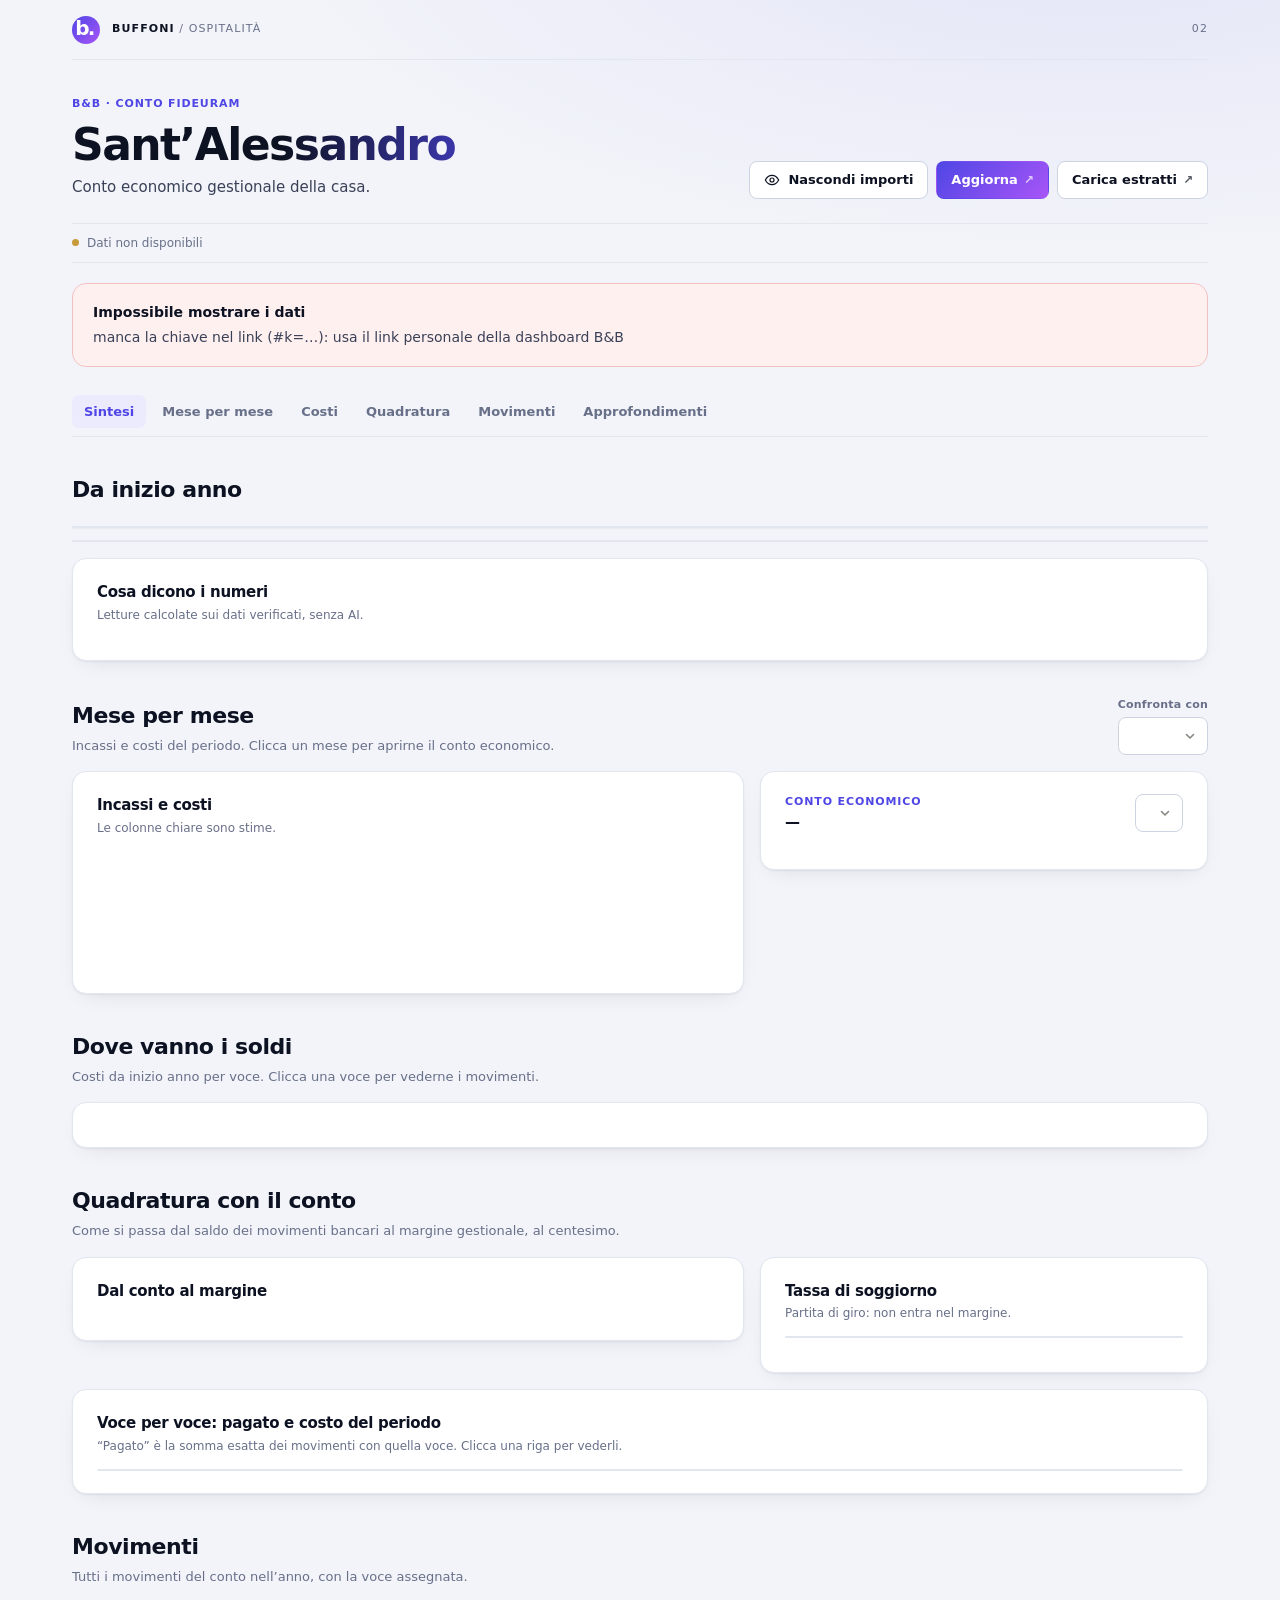
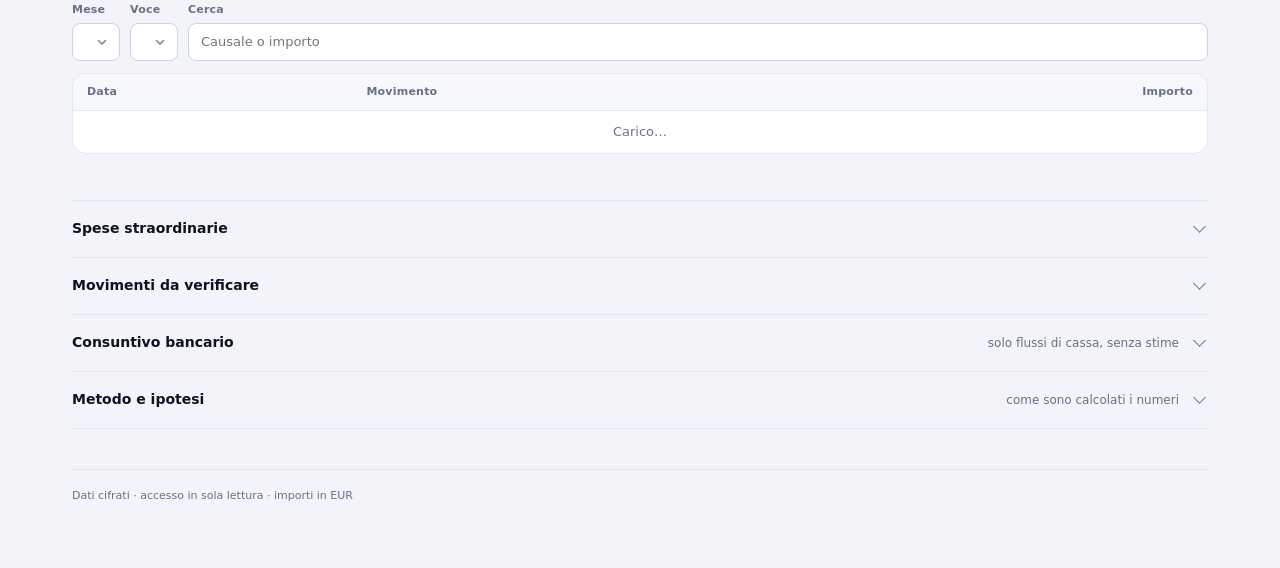
<file: bnb/index.html>
<!doctype html>
<html lang="it">
<head>
<meta charset="utf-8">
<meta name="viewport" content="width=device-width, initial-scale=1">
<meta name="referrer" content="no-referrer">
<meta http-equiv="Content-Security-Policy" content="default-src 'none'; script-src 'self'; style-src 'self'; img-src 'self'; connect-src 'self'; manifest-src 'self'; base-uri 'none'; form-action 'none'">
<meta name="robots" content="noindex, nofollow">
<meta name="color-scheme" content="light dark">
<meta name="theme-color" content="#f2f4f9" media="(prefers-color-scheme: light)">
<meta name="theme-color" content="#0a0c14" media="(prefers-color-scheme: dark)">
<title>B&amp;B Sant'Alessandro</title>
<link rel="stylesheet" href="../style.css">
<link rel="icon" href="icon.svg" type="image/svg+xml">
<link rel="apple-touch-icon" href="icon.svg">
</head>
<body class="bnb">
<main>
  <div class="brand-strip"><span class="brand-mark" aria-hidden="true">b.</span><span>BUFFONI<span class="brand-light"> / OSPITALITÀ</span></span><span class="brand-end">02</span></div>
  <header class="top">
    <div>
      <div class="eyebrow">B&amp;B · Conto Fideuram</div>
      <h1>Sant’Alessandro</h1>
      <p class="sub" id="subtitle">Conto economico gestionale della casa.</p>
    </div>
    <div class="actions">
      <button type="button" id="maskBtn" class="button icon-btn" aria-pressed="false"><svg class="eye" viewBox="0 0 24 24" aria-hidden="true"><path d="M2 12s3.6-7 10-7 10 7 10 7-3.6 7-10 7S2 12 2 12z"/><circle cx="12" cy="12" r="3"/></svg><svg class="eye-off" viewBox="0 0 24 24" aria-hidden="true"><path d="M3 3l18 18"/><path d="M10.6 5.1A10.4 10.4 0 0 1 12 5c6.4 0 10 7 10 7a17 17 0 0 1-3.2 4.1M6.6 6.6C3.8 8.4 2 12 2 12s3.6 7 10 7a9.8 9.8 0 0 0 5.4-1.6"/><path d="M9.9 9.9a3 3 0 0 0 4.2 4.2"/></svg><span>Nascondi importi</span></button>
      <a class="button primary ext" href="https://github.com/leonardobuffoni/ca-aggregator/actions/workflows/daily.yml" target="_blank" rel="noopener noreferrer" title="Apre GitHub: premi Run workflow">Aggiorna</a>
      <a class="button ext" href="https://github.com/leonardobuffoni/ca-aggregator/actions/workflows/import.yml" target="_blank" rel="noopener noreferrer">Carica estratti</a>
    </div>
  </header>

  <div class="sync-strip">
    <div><span id="dot" class="dot"></span><span id="syncText">Carico…</span></div>
    <span id="consent"></span>
    <p id="refreshSchedule" class="hidden"></p>
  </div>
  <div id="serviceAlerts" aria-live="polite"></div>
  <div id="fatal" class="fatal hidden" role="alert"></div>

  <nav class="tabs" aria-label="Sezioni">
    <a href="#sintesi" class="on">Sintesi</a><a href="#mesi">Mese per mese</a><a href="#costi">Costi</a><a href="#quadratura">Quadratura</a><a href="#movimenti">Movimenti</a><a href="#approfondimenti">Approfondimenti</a>
  </nav>

  <section class="section" id="sintesi">
    <div class="section-head"><div><h2 id="ytdTitle">Da inizio anno</h2><p id="ytdSub"></p></div></div>
    <div id="kpis" class="kpis"></div>
    <dl id="facts" class="facts"></dl>
    <div class="panel mt16">
      <div class="panel-head"><div><h3>Cosa dicono i numeri</h3><p>Letture calcolate sui dati verificati, senza AI.</p></div></div>
      <ul id="reading" class="insights"></ul>
    </div>
  </section>

  <section class="section" id="mesi">
    <div class="section-head"><div><h2>Mese per mese</h2><p>Incassi e costi del periodo. Clicca un mese per aprirne il conto economico.</p></div><label class="field"><span>Confronta con</span><select id="cmpYear"></select></label></div>
    <div class="grid two">
      <div class="panel">
        <div class="panel-head"><div><h3 id="chartTitle">Incassi e costi</h3><p>Le colonne chiare sono stime.</p></div><div id="chartLegend"></div></div>
        <div id="monthChart" class="chart"></div>
      </div>
      <div class="panel">
        <div class="panel-head"><div><div class="eyebrow" id="monthKind">Conto economico</div><h3 id="monthTitle">—</h3></div><select id="monthSelect" aria-label="Mese"></select></div>
        <div id="monthDetail"></div>
      </div>
    </div>
  </section>

  <section class="section" id="costi">
    <div class="section-head"><div><h2>Dove vanno i soldi</h2><p id="costsSub">Costi da inizio anno per voce. Clicca una voce per vederne i movimenti.</p></div></div>
    <div class="panel"><div id="composition" class="ranks"></div></div>
  </section>

  <section class="section" id="quadratura">
    <div class="section-head"><div><h2>Quadratura con il conto</h2><p>Come si passa dal saldo dei movimenti bancari al margine gestionale, al centesimo.</p></div><span id="reconCheck"></span></div>
    <div class="grid two">
      <div class="panel"><div class="panel-head"><div><h3>Dal conto al margine</h3><p id="bridgeSub"></p></div></div><table class="bridge" id="bridge"></table></div>
      <div class="panel"><div class="panel-head"><div><h3>Tassa di soggiorno</h3><p>Partita di giro: non entra nel margine.</p></div></div><dl id="taxFacts" class="facts"></dl><p class="note mt12" id="taxNote"></p></div>
    </div>
    <div class="panel mt16"><div class="panel-head"><div><h3>Voce per voce: pagato e costo del periodo</h3><p>“Pagato” è la somma esatta dei movimenti con quella voce. Clicca una riga per vederli.</p></div></div>
      <div class="table-wrap"><table class="data recon" id="reconTable"></table></div></div>
  </section>

  <section class="section" id="movimenti">
    <div class="section-head"><div><h2>Movimenti</h2><p>Tutti i movimenti del conto nell’anno, con la voce assegnata.</p></div></div>
    <div class="toolbar mb12">
      <label class="field"><span>Mese</span><select id="fMonth"></select></label>
      <label class="field"><span>Voce</span><select id="fLine"></select></label>
      <label class="field grow"><span>Cerca</span><input id="fText" type="search" placeholder="Causale o importo"></label>
    </div>
    <div class="table-wrap">
      <table class="data">
        <thead><tr><th>Data</th><th>Movimento</th><th class="amt">Importo</th></tr></thead>
        <tbody id="txRows"><tr><td colspan="3" class="empty">Carico…</td></tr></tbody>
        <tfoot id="txFoot"></tfoot>
      </table>
    </div>
    <div class="table-foot"><span id="txCount"></span><button id="txMore" class="hidden" type="button">Mostra altri</button></div>
  </section>

  <section class="more" id="approfondimenti">
    <details class="disc"><summary><span>Spese straordinarie</span><small id="extraMeta"></small></summary>
      <div class="disc-body">
        <p class="note">Causali esplicite e categorie verificate nell’Excel storico. Escluse dalla media e dalla previsione ordinaria, incluse nel risultato al momento del pagamento. Mutuo, utenze, pulizie e imposte periodiche restano ordinari. <a target="_blank" rel="noopener noreferrer" href="https://github.com/leonardobuffoni/ca-aggregator/edit/main/config/regole.json">Correggi le regole su GitHub ↗</a></p>
        <div id="extraList" class="list mt12"></div>
      </div>
    </details>
    <details class="disc"><summary><span>Movimenti da verificare</span><small id="checkMeta"></small></summary>
      <div class="disc-body"><p class="note">Spese già incluse nel risultato, ma finite in “Altre spese” o “Prelievi”. Scegli la voce giusta (o lasciale come sono) e premi <b>Salva etichette</b> in basso.</p><div id="checkList" class="list mt12"></div></div>
    </details>
    <details class="disc"><summary><span>Consuntivo bancario</span><small>solo flussi di cassa, senza stime</small></summary>
      <div class="disc-body">
        <dl id="bankFacts" class="facts mb12"></dl>
        <div class="table-wrap"><table class="data"><thead id="bankHead"></thead><tbody id="bankRows"></tbody><tfoot id="bankFoot"></tfoot></table></div>
        <p class="note mt12">Giroconti e versamenti tra soci sono esclusi: non sono ricavi né spese.</p>
      </div>
    </details>
    <details class="disc"><summary><span>Metodo e ipotesi</span><small>come sono calcolati i numeri</small></summary>
      <div class="disc-body" id="method"></div>
    </details>
  </section>
  <div id="tagBar" class="tag-bar hidden" role="region" aria-label="Etichette da salvare">
    <div class="tag-bar-in"><span id="tagCount"></span><button type="button" id="tagReset">Annulla</button><button type="button" id="tagSave" class="button primary">Salva etichette</button></div>
    <div id="tagHelp" class="tag-help hidden"></div>
  </div>
  <p class="footer">Dati cifrati · accesso in sola lettura · importi in EUR</p>
</main>
<script src="../status.js"></script>
<script src="../ui.js"></script>
<script src="app.js"></script>
</body>
</html>
</file>
<file: style.css>
/* Shared design system for both dashboards: one set of tokens, light and dark. */
:root{
  color-scheme:light;
  --bg:#f2f4f9;--surface:#ffffff;--surface-2:#f7f8fc;--sunken:#eaedf5;
  --ink:#0d1222;--ink-2:#3a4157;--muted:#687089;--faint:#a0a7bb;
  --line:#e2e6ef;--line-strong:#cdd3e1;--grid:#edf0f6;
  --accent:#4f46e5;--accent-2:#a855f7;--accent-soft:#ecebfe;
  --pos:#0b8a5f;--neg:#d93f45;--warn:#8a5a00;--warn-bg:#fff6e0;--warn-line:#f0d595;--err-bg:#fff0f0;--err-line:#f3c0c2;
  --c-in:#4f6bff;--c-out:#f2672e;--c-extra:#a855f7;--c-prev:#0d1222;--c-cat:#4f6bff;
  --lead:#0d1222;--lead-ink:#ffffff;--lead-glow:#4f46e5;--lead-glow-2:#a855f7;--lead-accent:#b6f45a;
  --radius:14px;--radius-sm:8px;
  --shadow:0 1px 2px #0d12220d,0 8px 24px -12px #0d122224;
  --font:-apple-system,BlinkMacSystemFont,"Segoe UI Variable Text","Segoe UI",system-ui,Roboto,"Helvetica Neue",Arial,sans-serif;
}
@media (prefers-color-scheme:dark){:root:not([data-theme="light"]){
  color-scheme:dark;
  --bg:#0a0c14;--surface:#121522;--surface-2:#161a29;--sunken:#1c2132;
  --ink:#eef0f8;--ink-2:#c2c7d9;--muted:#8a91a8;--faint:#596078;
  --line:#232838;--line-strong:#30374b;--grid:#1c2131;
  --accent:#8b85ff;--accent-2:#c084fc;--accent-soft:#22224a;
  --pos:#3ddc97;--neg:#ff6b6e;--warn:#f0c46a;--warn-bg:#272011;--warn-line:#4d3f20;--err-bg:#2a1418;--err-line:#5a2830;
  --c-in:#5571ff;--c-out:#e2602b;--c-extra:#a35cf0;--c-prev:#eef0f8;--c-cat:#5571ff;
  --lead:#171b33;--lead-ink:#ffffff;--lead-glow:#4f46e5;--lead-glow-2:#a855f7;--lead-accent:#b6f45a;--shadow:none;
}}
:root[data-theme="dark"]{color-scheme:dark;--bg:#0a0c14;--surface:#121522;--surface-2:#161a29;--sunken:#1c2132;--ink:#eef0f8;--ink-2:#c2c7d9;--muted:#8a91a8;--faint:#596078;--line:#232838;--line-strong:#30374b;--grid:#1c2131;--accent:#8b85ff;--accent-2:#c084fc;--accent-soft:#22224a;--pos:#3ddc97;--neg:#ff6b6e;--warn:#f0c46a;--warn-bg:#272011;--warn-line:#4d3f20;--err-bg:#2a1418;--err-line:#5a2830;--c-in:#5571ff;--c-out:#e2602b;--c-extra:#a35cf0;--c-prev:#eef0f8;--c-cat:#5571ff;--lead:#171b33;--lead-ink:#ffffff;--lead-glow:#4f46e5;--lead-glow-2:#a855f7;--lead-accent:#b6f45a;--shadow:none;}

*{box-sizing:border-box}
html{-webkit-text-size-adjust:100%;scroll-padding-top:72px}
body{margin:0;background:var(--bg);color:var(--ink);font:14px/1.5 var(--font);font-synthesis:none;-webkit-font-smoothing:antialiased;text-rendering:optimizeLegibility}
main{max-width:1200px;margin:0 auto;padding:0 32px 64px}
a{color:var(--accent);text-underline-offset:2px}
h1,h2,h3{margin:0;font-weight:600;letter-spacing:-.02em}
p{margin:0}
.hidden{display:none!important}
.num,.kpi-value,.rb-value,td.amt,.tip b{font-variant-numeric:tabular-nums}
:focus-visible{outline:2px solid var(--accent);outline-offset:2px;border-radius:4px}

/* Brand + header */
.brand-strip{height:60px;display:flex;align-items:center;gap:12px;border-bottom:1px solid var(--line);font-size:11px;font-weight:700;letter-spacing:.1em}
.brand-mark{display:grid;place-items:center;width:28px;height:28px;border-radius:50%;background:var(--ink);color:var(--bg);font-size:20px;letter-spacing:-.08em;padding:0 3px 3px 0;line-height:1}
.brand-light{font-weight:400;color:var(--muted)}
.brand-end{margin-left:auto;color:var(--muted);font-weight:500}
.top{display:flex;align-items:flex-end;justify-content:space-between;gap:24px;padding:36px 0 24px}
.eyebrow{font-size:11px;font-weight:650;letter-spacing:.08em;text-transform:uppercase;color:var(--muted)}
h1{font-size:clamp(30px,4.2vw,44px);line-height:1.08;letter-spacing:-.035em;margin-top:8px}
.sub{color:var(--ink-2);margin-top:8px;font-size:15px}
.actions{display:flex;gap:8px;flex-wrap:wrap;flex-shrink:0}

/* Controls */
.button,button{display:inline-flex;align-items:center;justify-content:center;gap:6px;min-height:38px;padding:0 14px;border:1px solid var(--line-strong);border-radius:var(--radius-sm);background:var(--surface);color:var(--ink);font:inherit;font-size:13px;font-weight:550;text-decoration:none;cursor:pointer;white-space:nowrap;transition:background-color .12s,border-color .12s}
.button:hover,button:hover{background:var(--surface-2);border-color:var(--faint)}
.button.primary{background:var(--ink);border-color:var(--ink);color:var(--bg)}
.button.primary:hover{opacity:.9;background:var(--ink)}
button:disabled{opacity:.5;cursor:default}
.ext::after{content:"↗";font-size:12px;opacity:.7}
select,input{font:inherit;font-size:13px;color:var(--ink);background:var(--surface);border:1px solid var(--line-strong);border-radius:var(--radius-sm);min-height:38px;padding:0 12px;max-width:100%;transition:border-color .12s}
select{appearance:none;-webkit-appearance:none;padding-right:34px;background-image:url(chevron.svg);background-repeat:no-repeat;background-position:right 11px center;background-size:12px;cursor:pointer;text-overflow:ellipsis}
select:hover,input:hover{border-color:var(--faint)}
select::-ms-expand{display:none}
input[type=search]{flex:1 1 240px;min-width:0}
.field input,.field select{flex:none}
.field{display:flex;flex-direction:column;gap:4px;min-width:0}
.field>span{font-size:11px;font-weight:600;color:var(--muted);letter-spacing:.02em}
.toolbar{display:flex;flex-wrap:wrap;align-items:flex-end;gap:10px}
.seg{display:inline-flex;padding:3px;background:var(--sunken);border-radius:8px;gap:2px}
.seg button{min-height:30px;border:0;background:transparent;border-radius:6px;padding:0 12px;font-size:12px;color:var(--ink-2)}
.seg button[aria-pressed="true"]{background:var(--surface);color:var(--ink);box-shadow:0 1px 2px #0000001a}

/* Status strip and alerts */
.sync-strip{display:flex;flex-wrap:wrap;align-items:center;justify-content:space-between;gap:4px 16px;padding:10px 0;border-top:1px solid var(--line);border-bottom:1px solid var(--line);font-size:12px;color:var(--muted)}
.sync-strip p{font-size:11px}
.dot{display:inline-block;width:7px;height:7px;border-radius:50%;background:#c79a3a;margin-right:8px;vertical-align:1px}
.dot.ok{background:#3fa463}
#serviceAlerts{display:grid;gap:10px;margin:16px 0}
#serviceAlerts:empty{display:none}
.service-alert{padding:16px 18px;background:var(--warn-bg);border:1px solid var(--warn-line);border-radius:var(--radius)}
.service-alert.error{background:var(--err-bg);border-color:var(--err-line)}
.service-title{display:block;font-size:15px;margin-top:2px}
.service-alert p{font-size:13px;color:var(--ink-2);margin:6px 0 12px;max-width:80ch}
.service-alert .button{min-height:34px;font-size:12px}
.fatal{margin:20px 0;padding:18px 20px;border-radius:var(--radius);background:var(--err-bg);border:1px solid var(--err-line)}
.fatal p{color:var(--ink-2);margin-top:4px}

/* Section nav */
.tabs{position:sticky;top:0;z-index:20;display:flex;gap:4px;margin:0;padding:8px 0;background:color-mix(in srgb,var(--bg) 88%,transparent);-webkit-backdrop-filter:blur(10px);backdrop-filter:blur(10px);border-bottom:1px solid var(--line);overflow-x:auto;scrollbar-width:none}
.tabs::-webkit-scrollbar{display:none}
.tabs a{flex-shrink:0;padding:7px 12px;border-radius:7px;font-size:13px;font-weight:550;color:var(--muted);text-decoration:none}
.tabs a:hover{color:var(--ink);background:var(--sunken)}
.tabs a.on{color:var(--ink);background:var(--surface);box-shadow:inset 0 0 0 1px var(--line)}

/* Sections & panels */
.section{padding-top:36px}
.section-head{display:flex;align-items:flex-end;justify-content:space-between;gap:16px;flex-wrap:wrap;margin-bottom:16px}
.section-head h2{font-size:22px}
.section-head p{color:var(--muted);font-size:13px;margin-top:4px;max-width:70ch}
.panel{background:var(--surface);border:1px solid var(--line);border-radius:var(--radius);padding:22px 24px;box-shadow:var(--shadow);min-width:0}
.panel+.panel{margin-top:16px}
.panel-head{display:flex;align-items:flex-start;justify-content:space-between;gap:12px;flex-wrap:wrap;margin-bottom:14px}
.panel-head h3{font-size:15px}
.panel-head p{font-size:12px;color:var(--muted);margin-top:2px}
.grid{display:grid;gap:16px}
.grid.two{grid-template-columns:minmax(0,1.5fr) minmax(0,1fr);align-items:start}
.grid.half{grid-template-columns:repeat(2,minmax(0,1fr))}

/* KPIs */
.kpis{display:grid;grid-template-columns:repeat(4,minmax(0,1fr));background:var(--surface);border:1px solid var(--line);border-radius:var(--radius);box-shadow:var(--shadow);overflow:hidden}
.kpi{padding:20px 22px;border-left:1px solid var(--line);min-width:0}
.kpi:first-child{border-left:0}
.kpi-lead{background:var(--lead);color:var(--lead-ink)}
.kpi-label{font-size:12px;font-weight:600;color:var(--ink-2)}
.kpi-lead .kpi-label,.kpi-lead .kpi-foot,.kpi-lead .kpi-delta{color:inherit;opacity:.78}
.kpi-value{font-size:clamp(24px,2.6vw,32px);font-weight:600;letter-spacing:-.03em;line-height:1.1;margin:12px 0 8px;white-space:nowrap}
.kpi-delta{font-size:12px;font-weight:600;color:var(--muted)}
.kpi-foot{font-size:12px;color:var(--muted);margin-top:4px;line-height:1.45}
.facts{display:grid;grid-template-columns:repeat(auto-fit,minmax(150px,1fr));gap:1px;background:var(--line);border:1px solid var(--line);border-radius:var(--radius);overflow:hidden;margin:12px 0 0}
.fact{background:var(--surface-2);padding:14px 18px;min-width:0}
.fact dt{font-size:11px;color:var(--muted);font-weight:600}
.fact dd{margin:4px 0 0;font-size:16px;font-weight:600;font-variant-numeric:tabular-nums;white-space:nowrap;overflow:hidden;text-overflow:ellipsis}
.fact dd small{font-size:12px;font-weight:500;color:var(--muted);margin-left:4px}
.pos{color:var(--pos)}.neg{color:var(--neg)}
.kpi-lead .pos,.kpi-lead .neg{color:inherit}

/* Insights */
.insights{display:grid;gap:0;margin:0;padding:0;list-style:none}
.insights li{position:relative;padding:11px 0 11px 20px;border-top:1px solid var(--line);font-size:13px;line-height:1.55;color:var(--ink-2)}
.insights li:first-child{border-top:0;padding-top:0}
.insights li:first-child::before{top:6px}
.insights li::before{content:"";position:absolute;left:2px;top:17px;width:8px;height:8px;border-radius:50%;background:var(--faint)}
.insights li.good::before{background:var(--pos)}
.insights li.bad::before{background:var(--neg)}
.insights li.warn::before{background:#d39b26}
.insights b{color:var(--ink);font-weight:600}
.note{font-size:12px;color:var(--muted);line-height:1.6}
.note+.note{margin-top:8px}
.meter{position:relative;height:8px;border-radius:4px;background:var(--sunken);margin:10px 0 6px}
.meter i{display:block;height:100%;border-radius:4px;background:var(--c-out)}
.meter b{position:absolute;top:-4px;bottom:-4px;width:2px;background:var(--ink);border-radius:1px}
.meter-legend{display:flex;justify-content:space-between;gap:8px;font-size:11px;color:var(--muted)}

/* Charts */
.chart{position:relative;min-height:120px}
.cc{display:block;overflow:visible;font-family:var(--font)}
.cc .grid{stroke:var(--grid);stroke-width:1}
.cc .axis{stroke:var(--line-strong);stroke-width:1}
.cc .tick{fill:var(--muted);font-size:10px}
.cc .tick.strong{font-weight:600;fill:var(--ink-2)}
.cc .xl{fill:var(--muted);font-size:11px}
.cc .xl.on{fill:var(--ink);font-weight:700}
.cc .sv{font-size:10.5px;font-weight:600;fill:var(--ink-2);font-variant-numeric:tabular-nums}
.cc .sv.pos{fill:var(--pos)}.cc .sv.neg{fill:var(--neg)}
.cc .sv.est{opacity:.6}
.cc .bar.in{fill:var(--c-in)}.cc .bar.out{fill:var(--c-out)}.cc .bar.extra{fill:var(--c-extra)}.cc .bar.cat{fill:var(--c-cat)}
.cc .bar.est{opacity:.38}
.cc .mark{stroke:var(--c-prev);stroke-width:2;stroke-linecap:round}
.cc .hit{fill:transparent}
.cc .sel-bg{fill:var(--sunken)}
.cc .col{outline:none}
.cc .col[role=button]{cursor:pointer}
.cc .col[role=button]:hover .xl{fill:var(--ink)}
.cc .col:focus-visible .xl{text-decoration:underline}
.legend{display:flex;flex-wrap:wrap;gap:6px 16px;font-size:12px;color:var(--ink-2)}
.legend span{display:inline-flex;align-items:center;gap:6px}
.sw{display:inline-block;width:10px;height:10px;border-radius:3px;flex-shrink:0;background:var(--faint)}
.sw.in{background:var(--c-in)}.sw.out{background:var(--c-out)}.sw.extra{background:var(--c-extra)}.sw.cat{background:var(--c-cat)}
.sw.est{background:color-mix(in srgb,var(--c-in) 38%,transparent)}
.sw.prev{height:2px;width:12px;border-radius:1px;background:var(--c-prev)}
.sw.none{display:none}
.tip{position:absolute;z-index:5;pointer-events:none;min-width:190px;max-width:270px;padding:10px 12px;background:#1b1c1a;color:#f5f5f1;border-radius:8px;font-size:12px;box-shadow:0 8px 24px #0000002e;opacity:0;transform:translateY(4px);transition:opacity .12s,transform .12s}
.tip.on{opacity:1;transform:none}
.tip-title{font-weight:700;margin-bottom:6px}
.tip-row{display:flex;align-items:center;gap:7px;padding:1px 0}
.tip-row span{opacity:.8;flex:1}
.tip-row b{font-weight:600;margin-left:12px}
.tip-row.strong{border-top:1px solid #ffffff2a;margin-top:4px;padding-top:5px}
.tip-row.strong span{opacity:1;font-weight:600}
.chart-foot{display:flex;justify-content:space-between;align-items:center;gap:12px;flex-wrap:wrap;margin-top:12px;font-size:12px;color:var(--muted)}

/* Ranked bars (drill-down rows) */
.ranks{display:grid}
.rb{display:grid;grid-template-columns:minmax(0,1fr) auto 14px;grid-template-areas:"label value go" "track track go" "meta meta go";column-gap:12px;row-gap:5px;align-items:center;padding:11px 0;border:0;border-top:1px solid var(--line);border-radius:0;text-align:left;width:100%;min-height:0;background:none;font-weight:400;white-space:normal;color:var(--ink)}
.ranks>.rb:first-child{border-top:0}
.rb-btn{cursor:pointer;padding:11px 8px;margin:0 -8px;width:calc(100% + 16px);border-radius:6px}
.rb-btn:hover{background:var(--surface-2);border-color:var(--line)}
.rb-label{grid-area:label;display:flex;align-items:center;gap:8px;min-width:0;font-size:13px;font-weight:550}
.rb-name{overflow:hidden;text-overflow:ellipsis;white-space:nowrap}
.rb-name::first-letter{text-transform:uppercase}
.rb-value{grid-area:value;font-size:13px;font-weight:600;text-align:right}
.rb-track{grid-area:track;height:6px;border-radius:3px;background:var(--sunken);overflow:hidden}
.rb-fill{display:block;height:100%;border-radius:3px;background:var(--c-out)}
.rb-fill.in{background:var(--c-in)}.rb-fill.extra{background:var(--c-extra)}
.rb-meta{grid-area:meta;display:flex;flex-wrap:wrap;gap:4px 12px;font-size:11.5px;color:var(--muted)}
.rb-meta .pos,.rb-meta .neg{font-weight:600}
.rb-go{grid-area:go;width:7px;height:7px;border-right:1.6px solid var(--faint);border-top:1.6px solid var(--faint);transform:rotate(45deg);justify-self:start}
.rb-btn:hover .rb-go{border-color:var(--ink)}

/* Breadcrumb */
.crumbs{display:flex;flex-wrap:wrap;align-items:center;gap:2px;font-size:13px;margin:-4px 0 14px}
.crumbs button{min-height:28px;padding:0 8px;border:0;background:none;color:var(--accent);font-weight:550}
.crumbs button:hover{background:var(--accent-soft)}
.crumbs span{padding:0 8px;font-weight:650}
.crumbs span::first-letter{text-transform:uppercase}
.crumbs i{width:6px;height:6px;border-right:1.5px solid var(--faint);border-top:1.5px solid var(--faint);transform:rotate(45deg);margin:0 4px}

/* Tags */
.tag{display:inline-flex;align-items:center;height:20px;padding:0 7px;border-radius:4px;background:var(--sunken);color:var(--ink-2);font-size:11px;font-weight:550;white-space:nowrap;letter-spacing:0}
.tag.est{background:var(--accent-soft);color:var(--accent)}
.tag.extra{background:color-mix(in srgb,var(--c-extra) 14%,transparent);color:var(--c-extra)}
.tag.warn{background:var(--warn-bg);color:var(--warn)}
.tag.ok{background:color-mix(in srgb,var(--pos) 13%,transparent);color:var(--pos)}

/* P&L statement */
.pl{width:100%;border-collapse:collapse;font-size:13px}
.pl td{padding:9px 0;border-top:1px solid var(--line);vertical-align:top}
.pl td.amt{text-align:right;white-space:nowrap;font-weight:550;padding-left:12px}
.pl td small{display:block;font-size:11px;color:var(--muted);margin-top:1px}
.pl tr:first-child td{border-top:0}
.pl tr.sub td{font-weight:650}
.pl tr.sum td{border-top:1.5px solid var(--ink);font-weight:700;font-size:15px;padding-top:12px}
.pl tr.zero td{color:var(--faint)}
.pl tr.link{cursor:pointer}
.pl tr.link:hover td{background:var(--surface-2)}
.pl tr.link:focus-visible{outline:2px solid var(--accent)}
.pl .indent{padding-left:14px}
.pl-hero{display:flex;align-items:baseline;justify-content:space-between;gap:12px;flex-wrap:wrap;margin-bottom:12px}
.pl-hero strong{font-size:34px;letter-spacing:-.03em;font-weight:600;font-variant-numeric:tabular-nums}

/* Tables */
.table-wrap{overflow-x:auto;border:1px solid var(--line);border-radius:var(--radius);background:var(--surface)}
table.data{width:100%;border-collapse:collapse;font-size:13px}
table.data th{text-align:left;font-size:11px;font-weight:650;color:var(--muted);letter-spacing:.02em;background:var(--surface-2);padding:10px 14px;border-bottom:1px solid var(--line);white-space:nowrap}
table.data td{padding:11px 14px;border-bottom:1px solid var(--line);vertical-align:top}
table.data tbody tr:last-child td{border-bottom:0}
table.data th.amt,table.data td.amt{text-align:right;white-space:nowrap}
table.data td.date{white-space:nowrap;color:var(--muted);font-variant-numeric:tabular-nums;width:1%}
table.data tr.tx{cursor:pointer}
table.data tr.tx:hover td,table.data tr.open td{background:var(--surface-2)}
table.data tr.detail td{background:var(--surface-2);padding-top:4px}
table.data tfoot td{font-weight:700;background:var(--surface-2);border-top:1px solid var(--line-strong);border-bottom:0}
table.data tr.month{cursor:default}
.tx-head{display:flex;flex-wrap:wrap;align-items:center;gap:6px;font-weight:600}
.tx-desc{color:var(--muted);font-size:12px;margin-top:2px;overflow-wrap:anywhere;max-width:70ch}
td.amt.pos{color:var(--pos)}
.kv{display:grid;grid-template-columns:minmax(120px,200px) 1fr;gap:6px 16px;margin:6px 0;font-size:12.5px}
.kv dt{color:var(--muted)}
.kv dd{margin:0;overflow-wrap:anywhere}
.table-foot{display:flex;justify-content:space-between;align-items:center;gap:12px;margin-top:10px;font-size:12px;color:var(--muted)}
.empty{padding:28px 12px;text-align:center;color:var(--muted);font-size:13px}

/* Disclosures */
.more{margin-top:36px;border-top:1px solid var(--line)}
details.disc{border-bottom:1px solid var(--line)}
details.disc>summary{display:flex;align-items:center;gap:12px;min-height:56px;padding:6px 0;cursor:pointer;list-style:none;font-weight:600;font-size:14px}
details.disc>summary::-webkit-details-marker{display:none}
details.disc>summary>span{flex:1;min-width:0}
details.disc>summary small{font-weight:400;color:var(--muted);font-size:12px;text-align:right}
details.disc>summary::after{content:"";flex-shrink:0;width:8px;height:8px;margin:0 4px 0 4px;border-right:1.6px solid var(--muted);border-bottom:1.6px solid var(--muted);transform:translateY(-2px) rotate(45deg);transition:transform .15s}
details.disc[open]>summary::after{transform:translateY(2px) rotate(-135deg)}
details.disc>summary:hover{color:var(--accent)}
.disc-body{padding:2px 0 22px}
.list{display:grid}
.list-row{display:grid;grid-template-columns:minmax(0,1fr) auto;gap:2px 16px;padding:11px 0;border-top:1px solid var(--line);font-size:13px}
.list-row:first-child{border-top:0}
.list-row strong{font-variant-numeric:tabular-nums;font-weight:600;text-align:right}
.list-row small{grid-column:1/-1;color:var(--muted);font-size:11.5px;overflow-wrap:anywhere}
.ai-out{font-size:14px;line-height:1.65;color:var(--ink-2);max-width:78ch}
.ai-out h3{font-size:14px;margin:16px 0 4px;color:var(--ink)}
.ai-out p{margin:8px 0}
.ai-out ul{margin:6px 0;padding-left:20px}
.ai-out li{margin:4px 0}
.footer{margin-top:40px;padding-top:18px;border-top:1px solid var(--line);font-size:11px;color:var(--muted)}

@media (max-width:980px){
  main{padding:0 20px 48px}
  .grid.two,.grid.half{grid-template-columns:minmax(0,1fr)}
  .kpis{grid-template-columns:repeat(2,minmax(0,1fr))}
  .kpi:nth-child(3){border-left:0}
  .kpi:nth-child(n+3){border-top:1px solid var(--line)}
}
@media (max-width:600px){
  main{padding:0 16px 40px}
  .brand-strip{height:52px;font-size:10px}
  .top{flex-direction:column;align-items:stretch;padding:24px 0 18px;gap:16px}
  .actions .button{flex:1}
  .sub{font-size:14px}
  .section{padding-top:28px}
  .section-head h2{font-size:19px}
  .panel{padding:18px 16px}
  .kpi{padding:16px}
  .kpi-value{font-size:22px;margin:8px 0 6px}
  .kpi-foot{font-size:11px}
  .fact{padding:12px 14px}
  .facts{grid-template-columns:repeat(2,minmax(0,1fr))}
  .fact dd{font-size:15px}
  .toolbar>*{flex:1 1 140px}
  .toolbar input[type=search]{flex-basis:100%}
  table.data td,table.data th{padding:10px}
  .hide-sm{display:none}
  .kv{grid-template-columns:1fr;gap:0}
  .kv dd{margin-bottom:8px}
  .pl-hero strong{font-size:28px}
}
@media (max-width:360px){
  .kpis{grid-template-columns:minmax(0,1fr)}
  .kpi{border-left:0!important;border-top:1px solid var(--line)}
  .kpi:first-child{border-top:0}
}
@media (prefers-reduced-motion:reduce){*{transition:none!important}}
@media (forced-colors:active){.cc .bar{fill:CanvasText}.rb-fill,.meter i{background:CanvasText}}

/* Utilities (no inline styles: the CSP forbids them) */
.mt12{margin-top:12px}.mt16{margin-top:16px}.mb12{margin-bottom:12px}
.field.grow{flex:1 1 260px}.field.grow input{width:100%}
.inline-actions{display:flex;flex-wrap:wrap;gap:8px;margin-top:16px}
.compare{display:grid;grid-template-columns:repeat(2,minmax(0,1fr));gap:1px;background:var(--line);border:1px solid var(--line);border-radius:8px;overflow:hidden;margin-top:14px}
.compare div{background:var(--surface-2);padding:10px 12px;font-size:12px;color:var(--muted)}
.compare b{display:block;font-size:14px;color:var(--ink);font-weight:600;font-variant-numeric:tabular-nums;margin-top:2px}
.crumbs .crumb-period{font-weight:400;color:var(--muted);padding-left:2px}
.grid>.panel+.panel{margin-top:0}

/* Category x month matrix */
.matrix{font-size:12.5px}
table.data.matrix th,table.data.matrix td{padding:9px 10px;text-align:right;white-space:nowrap}
.matrix th:first-child,table.data.matrix th:first-child,table.data.matrix td:first-child{position:sticky;left:0;z-index:1;text-align:left;background:var(--surface);min-width:160px;max-width:200px;overflow:hidden;text-overflow:ellipsis;box-shadow:inset -1px 0 0 var(--line)}
.matrix thead th:first-child,.matrix tfoot td:first-child{background:var(--surface-2)}
.matrix th small{display:block;font-weight:500;color:var(--faint);letter-spacing:0;text-transform:none}
.matrix th.part{color:var(--faint)}
.matrix td.cell{cursor:pointer;font-variant-numeric:tabular-nums;color:var(--ink-2)}
.matrix td.cell:hover{outline:1.5px solid var(--c-out);outline-offset:-2px}
.matrix td.cell.zero{color:var(--faint);cursor:default}
.matrix td.cell.zero:hover{outline:0}
.matrix td.cell.part{opacity:.55}
.matrix td.avg,.matrix th.avg{font-weight:650;color:var(--ink);background:var(--surface-2);box-shadow:inset -1px 0 0 var(--line)}
.matrix td.tot{color:var(--muted)}
.matrix td:first-child::first-letter{text-transform:uppercase}
.matrix td:first-child small{display:block;font-size:11px;color:var(--muted);font-weight:400}
.matrix tfoot td{font-weight:650}
.matrix tbody tr:hover td{background-color:var(--surface-2)}
.matrix tbody tr:hover td:first-child{background:var(--surface-2)}
@media (max-width:600px){
  .facts>.fact:last-child:nth-child(odd){grid-column:1/-1}
  .matrix th:first-child,table.data.matrix th:first-child,table.data.matrix td:first-child{min-width:118px;max-width:132px;white-space:normal}
}

/* ---- Layer 2: identity, hero tile, sparklines, privacy, reconciliation ---- */
body{background:radial-gradient(1200px 500px at 85% -10%,color-mix(in srgb,var(--accent) 9%,transparent),transparent 70%),var(--bg);background-attachment:fixed}
.brand-mark{background:linear-gradient(135deg,var(--accent),var(--accent-2));color:#fff}
.eyebrow{color:var(--accent)}
h1{background:linear-gradient(92deg,var(--ink) 55%,var(--accent) 120%);-webkit-background-clip:text;background-clip:text;color:transparent}
.button.primary{background:linear-gradient(135deg,var(--accent),var(--accent-2));border-color:transparent;color:#fff}
.button.primary:hover{background:linear-gradient(135deg,var(--accent),var(--accent-2));opacity:.92}
.tabs a.on{color:var(--accent);background:var(--accent-soft);box-shadow:none}
.panel,.kpis{border-radius:var(--radius)}
.kpi{position:relative;overflow:hidden}
.kpi-lead{background:radial-gradient(120% 140% at 100% 0%,color-mix(in srgb,var(--lead-glow-2) 55%,transparent),transparent 55%),radial-gradient(90% 120% at 0% 100%,color-mix(in srgb,var(--lead-glow) 70%,transparent),transparent 60%),var(--lead);color:var(--lead-ink)}
.kpi-lead .kpi-label,.kpi-lead .kpi-foot{opacity:.75}
.kpi-lead .kpi-delta{color:var(--lead-accent);opacity:1}
.kpi-delta.pos{color:var(--pos)}.kpi-delta.neg{color:var(--neg)}
.spark{display:block;width:100%;height:34px;margin-top:10px;overflow:visible}
.spark path.line{fill:none;stroke:var(--c-in);stroke-width:2;stroke-linejoin:round;stroke-linecap:round}
.spark path.area{fill:color-mix(in srgb,var(--c-in) 14%,transparent);stroke:none}
.spark.out path.line{stroke:var(--c-out)}.spark.out path.area{fill:color-mix(in srgb,var(--c-out) 14%,transparent)}
.spark circle{fill:var(--c-in);stroke:var(--surface);stroke-width:2}
.spark.out circle{fill:var(--c-out)}
.spark line.zero{stroke:var(--line-strong);stroke-dasharray:2 3}
.kpi-lead .spark path.line{stroke:var(--lead-accent)}
.kpi-lead .spark path.area{fill:color-mix(in srgb,var(--lead-accent) 18%,transparent)}
.kpi-lead .spark circle{fill:var(--lead-accent);stroke:var(--lead)}
.kpi-lead .spark line.zero{stroke:#ffffff40}
.spark .future{opacity:.45}
.fact{background:var(--surface)}
.facts{background:var(--line)}
.rb-fill{background:linear-gradient(90deg,color-mix(in srgb,var(--c-out) 70%,#fff),var(--c-out))}
.rb-fill.in{background:linear-gradient(90deg,color-mix(in srgb,var(--c-in) 70%,#fff),var(--c-in))}
.rb-fill.extra{background:linear-gradient(90deg,color-mix(in srgb,var(--c-extra) 70%,#fff),var(--c-extra))}
.meter i{background:linear-gradient(90deg,var(--c-in),var(--c-extra) 70%,var(--c-out))}
.insights li.good::before{box-shadow:0 0 0 3px color-mix(in srgb,var(--pos) 18%,transparent)}
.insights li.bad::before{box-shadow:0 0 0 3px color-mix(in srgb,var(--neg) 18%,transparent)}
.insights li.warn::before{box-shadow:0 0 0 3px #d39b2630}

/* Privacy toggle */
.icon-btn{gap:8px}
.icon-btn svg{width:16px;height:16px;flex-shrink:0;fill:none;stroke:currentColor;stroke-width:1.8;stroke-linecap:round;stroke-linejoin:round}
.icon-btn .eye-off{display:none}
.icon-btn[aria-pressed="true"]{background:var(--accent-soft);border-color:color-mix(in srgb,var(--accent) 40%,transparent);color:var(--accent)}
.icon-btn[aria-pressed="true"] .eye{display:none}
.icon-btn[aria-pressed="true"] .eye-off{display:inline}
html.masked .cc .tick:not(.strong){opacity:.0}

/* Matrix: every row the same height */
.matrix tbody td{height:46px}
table.data.matrix td:first-child{white-space:nowrap;overflow:hidden;text-overflow:ellipsis}
.dot-extra{display:inline-block;width:7px;height:7px;border-radius:50%;background:var(--c-extra);margin-left:7px;vertical-align:1px}
.matrix-legend{display:flex;flex-wrap:wrap;gap:6px 18px;align-items:center;font-size:12px;color:var(--muted);margin-top:12px}
.matrix-legend .heat{display:inline-block;width:44px;height:10px;border-radius:3px;background:linear-gradient(90deg,transparent,color-mix(in srgb,var(--c-out) 30%,transparent));box-shadow:inset 0 0 0 1px var(--line);vertical-align:-1px;margin-right:6px}

/* Reconciliation */
.check{display:inline-flex;align-items:center;gap:8px;height:30px;padding:0 12px;border-radius:999px;font-size:12.5px;font-weight:650}
.check.ok{background:color-mix(in srgb,var(--pos) 14%,transparent);color:var(--pos)}
.check.ko{background:var(--err-bg);color:var(--neg)}
.check::before{content:"";width:8px;height:8px;border-radius:50%;background:currentColor}
.bridge{width:100%;border-collapse:collapse;font-size:13px}
.bridge td{padding:12px 0;border-top:1px solid var(--line);vertical-align:top}
.bridge tr:first-child td{border-top:0}
.bridge td.amt{text-align:right;white-space:nowrap;font-weight:600;font-variant-numeric:tabular-nums;padding-left:16px}
.bridge td.run{text-align:right;white-space:nowrap;color:var(--muted);font-variant-numeric:tabular-nums;padding-left:16px;width:1%}
.bridge td small{display:block;color:var(--muted);font-size:11.5px;margin-top:2px}
.bridge .op{display:inline-grid;place-items:center;width:20px;height:20px;border-radius:6px;background:var(--sunken);color:var(--ink-2);font-weight:700;font-size:12px;margin-right:10px;vertical-align:1px}
.bridge tr.total td{border-top:2px solid var(--ink);font-size:15px;font-weight:700;padding-top:14px}
.recon td.diff{font-weight:600}
.recon td small{display:block;color:var(--muted);font-size:11.5px;white-space:normal;max-width:52ch;margin-top:2px}
.recon tr.link{cursor:pointer}
.recon tr.link:hover td{background:var(--surface-2)}
.foot-check{color:var(--pos);font-weight:600}
.foot-diff{color:var(--warn);font-weight:600}
@media (max-width:600px){
  .bridge td.run{display:none}
  .actions{display:grid;grid-template-columns:auto 1fr 1fr}
  .actions .icon-btn span{display:none}
}

/* Manual labelling (B&B) */
.tag-pick{display:flex;align-items:center;gap:8px;grid-column:1/-1;margin-top:6px;font-size:12px;color:var(--muted)}
.tag-pick select{min-height:32px;font-size:12px;width:280px;max-width:100%}
.tag-row.tagged{background:linear-gradient(90deg,var(--accent-soft),transparent 70%);border-radius:8px}
.tag-bar{position:sticky;bottom:12px;z-index:30;margin-top:20px;padding:12px 14px;border-radius:14px;background:var(--ink);color:var(--bg);box-shadow:0 12px 40px #0d122240}
.tag-bar-in{display:flex;align-items:center;gap:10px;flex-wrap:wrap}
.tag-bar-in span{flex:1;font-weight:600}
.tag-bar button:not(.primary){background:transparent;color:inherit;border-color:#ffffff40}
.tag-help{margin-top:12px;padding-top:12px;border-top:1px solid #ffffff26;font-size:13px}
.tag-help ol{margin:8px 0;padding-left:20px}
.tag-code{width:100%;font:12px/1.4 ui-monospace,Consolas,monospace;padding:8px;border-radius:8px;border:0;background:#ffffff14;color:inherit;resize:vertical}
#taxFacts{grid-template-columns:repeat(3,minmax(0,1fr))}
#taxFacts dd{font-size:15px}
#taxFacts>.fact:last-child{grid-column:auto}
@media (max-width:600px){
  .recon td small{display:none}
  table.data.recon th,table.data.recon td{padding:10px 8px;font-size:12px}
  table.data.recon th{white-space:normal}
  #taxFacts dd{font-size:14px}
}
</file>
